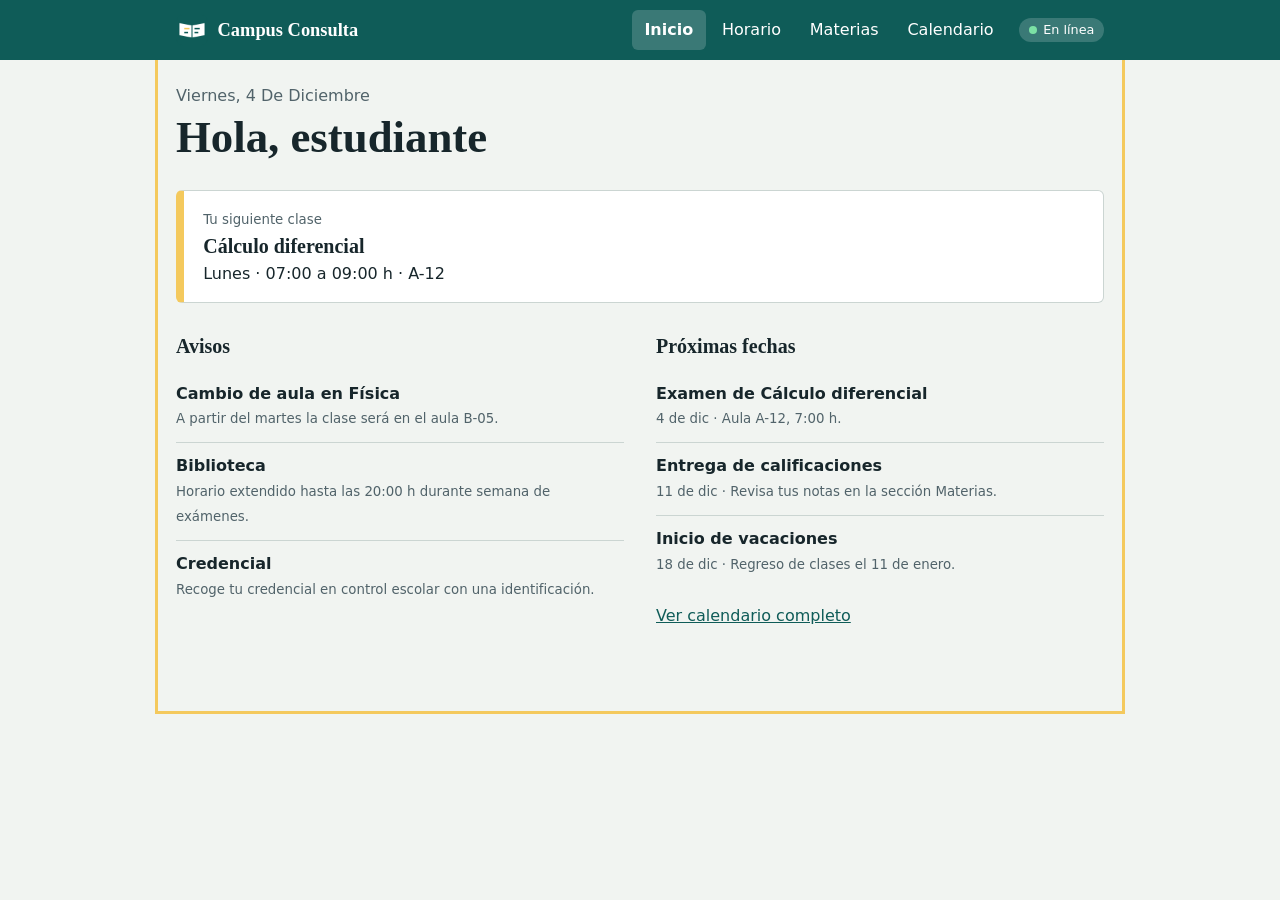
<file: index.html>
<!DOCTYPE html>
<html lang="es">
<head>
  <meta charset="UTF-8">
  <meta name="viewport" content="width=device-width, initial-scale=1, viewport-fit=cover">
  <title>Campus Consulta</title>
  <meta name="description" content="Consulta tu horario, materias, calificaciones y fechas importantes, incluso sin conexión.">

  <!-- PWA -->
  <link rel="manifest" href="manifest.json">
  <meta name="theme-color" content="#0F5C58">
  <link rel="icon" href="icons/icon-192.png" type="image/png">
  <link rel="apple-touch-icon" href="icons/apple-touch-icon.png">
  <meta name="apple-mobile-web-app-capable" content="yes">
  <meta name="apple-mobile-web-app-title" content="Campus">

  <link rel="stylesheet" href="css/styles.css">
</head>
<body>
  <a class="skip" href="#contenido">Saltar al contenido</a>

  <header class="topbar">
    <div class="topbar__inner">
      <a class="brand" href="#inicio" aria-label="Campus Consulta, ir al inicio">
        <img src="icons/icon-192.png" alt="" width="32" height="32">
        <span>Campus Consulta</span>
      </a>

      <span id="estado-red" class="red red--on" role="status" aria-live="polite">En línea</span>

      <button id="btn-menu" class="menu-btn" aria-expanded="false" aria-controls="nav">
        <span class="menu-btn__bars" aria-hidden="true"></span>
        <span class="sr">Menú</span>
      </button>

      <nav id="nav" class="nav" aria-label="Principal">
        <a href="#inicio" data-ruta="inicio">Inicio</a>
        <a href="#horario" data-ruta="horario">Horario</a>
        <a href="#materias" data-ruta="materias">Materias</a>
        <a href="#calendario" data-ruta="calendario">Calendario</a>
      </nav>
    </div>
  </header>

  <main id="contenido" tabindex="-1">

    <!-- 1. INICIO -->
    <section id="inicio" class="vista" aria-labelledby="t-inicio">
      <p class="fecha-hoy" id="fecha-hoy"></p>
      <h1 id="t-inicio">Hola, estudiante</h1>

      <div class="proxima" id="proxima" aria-live="polite"></div>

      <div class="cols">
        <div>
          <h2>Avisos</h2>
          <ul class="lista" id="lista-avisos"></ul>
        </div>
        <div>
          <h2>Próximas fechas</h2>
          <ul class="lista" id="lista-proximas"></ul>
          <p><a href="#calendario">Ver calendario completo</a></p>
        </div>
      </div>

      <div id="bloque-instalar" class="instalar" hidden>
        <div>
          <strong>Instala la aplicación</strong>
          <p>Ábrela desde tu pantalla de inicio y consúltala sin conexión.</p>
        </div>
        <button id="btn-instalar" class="btn">Instalar</button>
      </div>
    </section>

    <!-- 2. HORARIO -->
    <section id="horario" class="vista" aria-labelledby="t-horario" hidden>
      <h1 id="t-horario">Horario semanal</h1>
      <div class="tabs" role="tablist" aria-label="Días de la semana" id="tabs-dias"></div>
      <ul class="clases" id="lista-clases"></ul>
    </section>

    <!-- 3. MATERIAS -->
    <section id="materias" class="vista" aria-labelledby="t-materias" hidden>
      <h1 id="t-materias">Materias y calificaciones</h1>
      <label class="buscador">
        <span class="sr">Buscar materia o profesor</span>
        <input type="search" id="buscar" placeholder="Buscar materia o profesor" autocomplete="off">
      </label>
      <p class="promedio" id="promedio"></p>
      <ul class="materias" id="lista-materias"></ul>
      <p class="vacio" id="vacio-materias" hidden>No hay materias que coincidan con tu búsqueda.</p>
    </section>

    <!-- 4. CALENDARIO -->
    <section id="calendario" class="vista" aria-labelledby="t-calendario" hidden>
      <h1 id="t-calendario">Calendario académico</h1>
      <div class="filtros" id="filtros" role="group" aria-label="Filtrar por tipo">
        <button class="chip is-on" data-tipo="todos">Todos</button>
        <button class="chip" data-tipo="examen">Exámenes</button>
        <button class="chip" data-tipo="entrega">Entregas</button>
        <button class="chip" data-tipo="tramite">Trámites</button>
        <button class="chip" data-tipo="descanso">Descanso</button>
      </div>
      <ol class="agenda" id="lista-agenda"></ol>
    </section>

  </main>

  <div id="toast" class="toast" role="status" aria-live="polite" hidden></div>

  <script src="js/data.js"></script>
  <script src="js/app.js"></script>
</body>
</html>
</file>
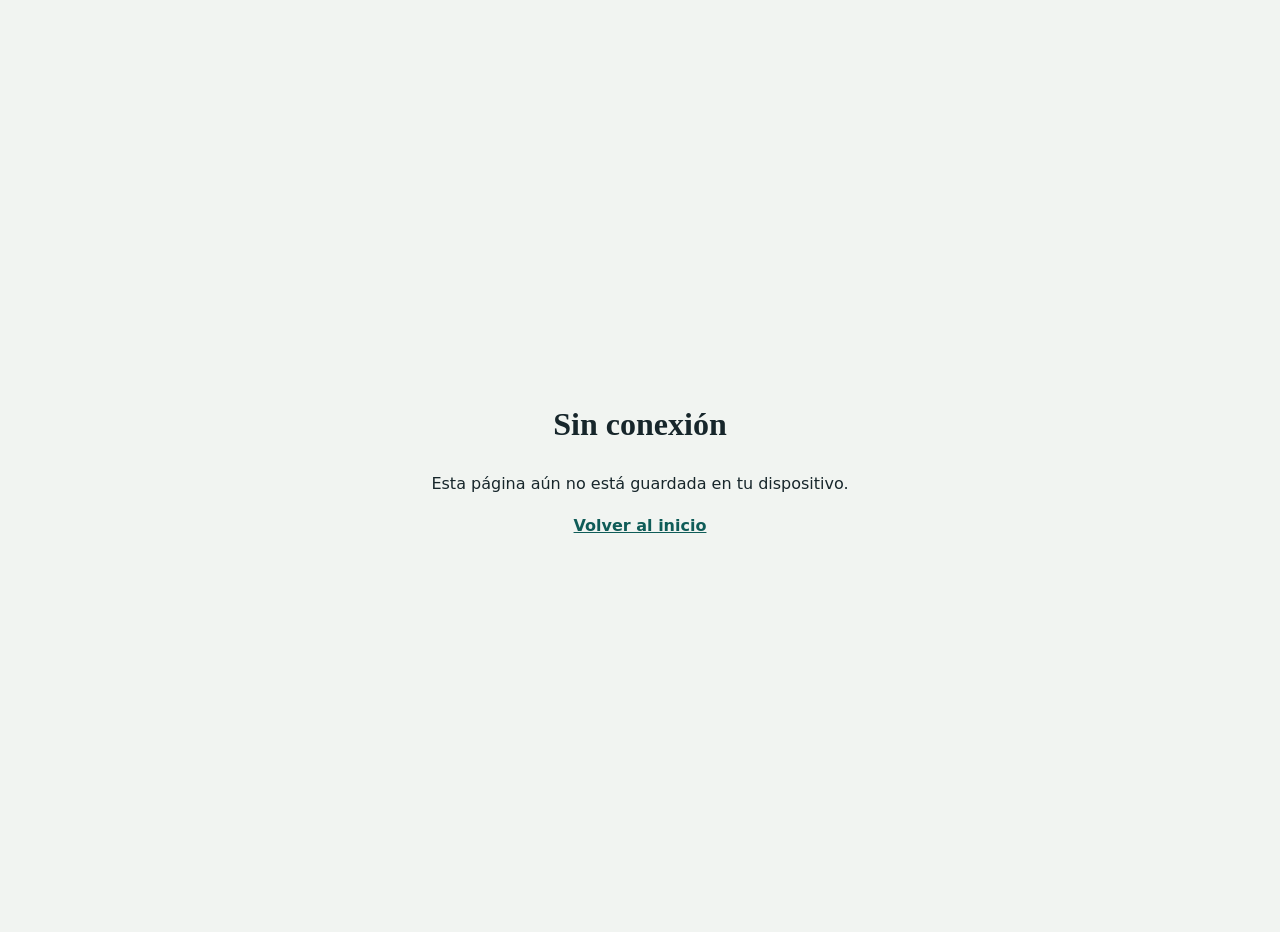
<file: offline.html>
<!DOCTYPE html>
<html lang="es"><head><meta charset="UTF-8"><meta name="viewport" content="width=device-width,initial-scale=1">
<title>Sin conexión · Campus Consulta</title>
<style>body{font:1rem/1.6 system-ui,sans-serif;background:#F1F4F1;color:#17262B;display:grid;place-items:center;min-height:100vh;margin:0;padding:1rem;text-align:center}
h1{font-family:Georgia,serif}a{color:#0F5C58;font-weight:700}</style></head>
<body><main><h1>Sin conexión</h1><p>Esta página aún no está guardada en tu dispositivo.</p><p><a href="./index.html">Volver al inicio</a></p></main></body></html>
</file>
<file: css/styles.css>
:root{
  --papel:#F1F4F1;
  --superficie:#FFFFFF;
  --tinta:#17262B;
  --tinta-suave:#51636A;
  --verde:#0F5C58;
  --verde-claro:#DCEBE8;
  --marca:#F4C95D;
  --linea:#CBD5D2;
  --alerta:#B3412B;
  --radio:6px;
  --serif:"Iowan Old Style","Palatino Linotype",Palatino,Georgia,serif;
  --sans:system-ui,-apple-system,"Segoe UI",Roboto,sans-serif;
}
@media (prefers-color-scheme:dark){
  :root{
    --papel:#111C1F; --superficie:#18282C; --tinta:#E7EEEC; --tinta-suave:#9FB2B0;
    --verde:#6FC2B8; --verde-claro:#1F3A3A; --linea:#2C4144; --alerta:#F08C75;
  }
}
*{box-sizing:border-box}
html{-webkit-text-size-adjust:100%}
body{margin:0;background:var(--papel);color:var(--tinta);font:1rem/1.55 var(--sans);padding-bottom:env(safe-area-inset-bottom)}
h1,h2{font-family:var(--serif);line-height:1.15;margin:0 0 .6em}
h1{font-size:clamp(1.9rem,5vw,2.8rem);font-weight:700}
h2{font-size:1.25rem}
a{color:var(--verde)}
:focus-visible{outline:3px solid var(--marca);outline-offset:2px}
.sr{position:absolute;width:1px;height:1px;overflow:hidden;clip:rect(0 0 0 0);white-space:nowrap}
.skip{position:absolute;left:-999px;top:0;background:var(--marca);color:#000;padding:.6rem 1rem;z-index:20}
.skip:focus{left:0}

/* Barra superior */
.topbar{position:sticky;top:0;z-index:10;background:#0F5C58;color:#fff;padding-top:env(safe-area-inset-top)}
.topbar__inner{max-width:60rem;margin:auto;padding:.6rem 1rem;display:flex;align-items:center;gap:.8rem;flex-wrap:wrap}
.brand{display:flex;align-items:center;gap:.6rem;color:#fff;text-decoration:none;font-family:var(--serif);font-weight:700;font-size:1.15rem}
.brand img{border-radius:8px}
.red{margin-left:auto;font-size:.8rem;padding:.15rem .6rem;border-radius:99px;background:rgba(255,255,255,.18)}
.red::before{content:"";display:inline-block;width:.5rem;height:.5rem;border-radius:50%;margin-right:.4rem;background:#7CE0A5}
.red--off{background:var(--marca);color:#2b2100}
.red--off::before{background:#2b2100}
.menu-btn{background:none;border:1px solid rgba(255,255,255,.5);border-radius:var(--radio);width:2.6rem;height:2.4rem;display:grid;place-items:center;cursor:pointer;color:#fff}
.menu-btn__bars,.menu-btn__bars::before,.menu-btn__bars::after{display:block;width:1.2rem;height:2px;background:currentColor;content:"";position:relative}
.menu-btn__bars::before{position:absolute;top:-6px}
.menu-btn__bars::after{position:absolute;top:6px}
.nav{display:none;width:100%;flex-direction:column;border-top:1px solid rgba(255,255,255,.25);padding-top:.4rem}
.nav.is-open{display:flex}
.nav a{color:#fff;text-decoration:none;padding:.7rem .2rem;border-bottom:1px solid rgba(255,255,255,.15)}
.nav a[aria-current="page"]{box-shadow:inset 4px 0 0 var(--marca);padding-left:.8rem;font-weight:700}
@media (min-width:46rem){
  .menu-btn{display:none}
  .nav{display:flex;flex-direction:row;width:auto;border:0;padding:0;gap:.2rem;order:2}
  .red{order:3;margin-left:0}
  .brand{margin-right:auto}
  .nav a{border:0;padding:.5rem .8rem;border-radius:var(--radio)}
  .nav a[aria-current="page"]{box-shadow:none;background:rgba(255,255,255,.18)}
}

/* Contenido */
main{max-width:60rem;margin:auto;padding:1.5rem 1rem 4rem;outline:none}
.vista[hidden]{display:none}
.fecha-hoy{margin:0 0 .2rem;color:var(--tinta-suave);text-transform:capitalize}
.proxima{background:var(--superficie);border:1px solid var(--linea);border-left:8px solid var(--marca);border-radius:var(--radio);padding:1rem 1.2rem;margin:1.2rem 0 2rem}
.proxima small{color:var(--tinta-suave)}
.proxima h2{margin:.2rem 0}
.proxima p{margin:0}
.proxima mark{background:var(--marca);color:#000;padding:0 .3em;border-radius:3px}
.cols{display:grid;gap:2rem}
@media (min-width:46rem){.cols{grid-template-columns:1fr 1fr}}
.lista{list-style:none;margin:0;padding:0}
.lista li{padding:.7rem 0;border-bottom:1px solid var(--linea)}
.lista li:last-child{border-bottom:0}
.lista strong{display:block}
.lista small{color:var(--tinta-suave)}
.btn{background:var(--verde);color:#fff;border:0;border-radius:var(--radio);padding:.7rem 1.3rem;font:inherit;font-weight:700;cursor:pointer}
@media (prefers-color-scheme:dark){.btn{color:#08201e}}
.instalar{margin-top:2.5rem;display:flex;gap:1rem;align-items:center;justify-content:space-between;flex-wrap:wrap;background:var(--verde-claro);border-radius:var(--radio);padding:1rem 1.2rem}
.instalar[hidden]{display:none}
.instalar p{margin:.2rem 0 0}

/* Horario */
.tabs{display:flex;gap:.4rem;overflow-x:auto;margin-bottom:1.2rem;padding-bottom:.3rem}
.tab{flex:0 0 auto;background:var(--superficie);border:1px solid var(--linea);border-radius:var(--radio);padding:.55rem 1rem;font:inherit;cursor:pointer;color:var(--tinta)}
.tab[aria-selected="true"]{background:var(--verde);color:#fff;border-color:var(--verde)}
@media (prefers-color-scheme:dark){.tab[aria-selected="true"]{color:#08201e}}
.tab.es-hoy::after{content:" (hoy)";font-size:.8em}
.clases{list-style:none;margin:0;padding:0;display:grid;gap:.7rem}
.clase{display:grid;grid-template-columns:5.2rem 1fr;gap:1rem;background:var(--superficie);border:1px solid var(--linea);border-radius:var(--radio);padding:.9rem 1rem}
.clase__hora{font-variant-numeric:tabular-nums;font-weight:700}
.clase__hora small{display:block;font-weight:400;color:var(--tinta-suave)}
.clase h3{margin:0;font-size:1.05rem}
.clase p{margin:.15rem 0 0;color:var(--tinta-suave);font-size:.92rem}
.clase.ahora{border-left:8px solid var(--marca)}

/* Materias */
.buscador input{width:100%;padding:.75rem 1rem;font:inherit;border:1px solid var(--linea);border-radius:var(--radio);background:var(--superficie);color:var(--tinta)}
.promedio{margin:1rem 0;color:var(--tinta-suave)}
.promedio b{color:var(--tinta);font-size:1.3rem;font-family:var(--serif)}
.materias{list-style:none;margin:0;padding:0;display:grid;gap:1rem}
@media (min-width:46rem){.materias{grid-template-columns:1fr 1fr}}
.materia{background:var(--superficie);border:1px solid var(--linea);border-radius:var(--radio);padding:1rem 1.1rem}
.materia h3{margin:0;font-family:var(--serif);font-size:1.15rem}
.materia .meta{margin:.2rem 0 .8rem;color:var(--tinta-suave);font-size:.9rem}
.notas{display:grid;grid-template-columns:repeat(4,1fr);gap:.4rem;text-align:center}
.nota{border-top:3px solid var(--linea);padding-top:.3rem;font-size:.8rem;color:var(--tinta-suave)}
.nota b{display:block;font-size:1.15rem;color:var(--tinta);font-variant-numeric:tabular-nums}
.nota--final{border-top-color:var(--verde)}
.nota--bajo b{color:var(--alerta)}
.vacio{color:var(--tinta-suave);padding:2rem 0}
.vacio[hidden]{display:none}

/* Calendario */
.filtros{display:flex;gap:.4rem;flex-wrap:wrap;margin-bottom:1.2rem}
.chip{border:1px solid var(--linea);background:var(--superficie);color:var(--tinta);border-radius:99px;padding:.4rem .9rem;font:inherit;cursor:pointer}
.chip.is-on{background:var(--tinta);color:var(--papel);border-color:var(--tinta)}
.agenda{list-style:none;margin:0;padding:0}
.evento{display:grid;grid-template-columns:4.2rem 1fr;gap:1rem;padding:.9rem 0;border-bottom:1px solid var(--linea)}
.evento__dia{text-align:center;font-family:var(--serif);line-height:1}
.evento__dia b{display:block;font-size:2rem}
.evento__dia span{font-size:.85rem;color:var(--tinta-suave);text-transform:uppercase}
.evento h3{margin:0;font-size:1.05rem}
.evento p{margin:.15rem 0 0;color:var(--tinta-suave);font-size:.92rem}
.evento--examen .evento__dia b{color:var(--alerta)}
.evento.pasado{opacity:.5}

/* Aviso emergente */
.toast{position:fixed;left:50%;transform:translateX(-50%);bottom:calc(1rem + env(safe-area-inset-bottom));background:var(--tinta);color:var(--papel);padding:.8rem 1.2rem;border-radius:var(--radio);max-width:90vw;z-index:30;display:flex;gap:1rem;align-items:center}
.toast[hidden]{display:none}
.toast button{background:var(--marca);border:0;border-radius:4px;padding:.3rem .8rem;font:inherit;font-weight:700;cursor:pointer;color:#000}

@media (prefers-reduced-motion:no-preference){
  .vista:not([hidden]){animation:entra .25s ease-out}
  @keyframes entra{from{opacity:0}to{opacity:1}}
}
</file>
